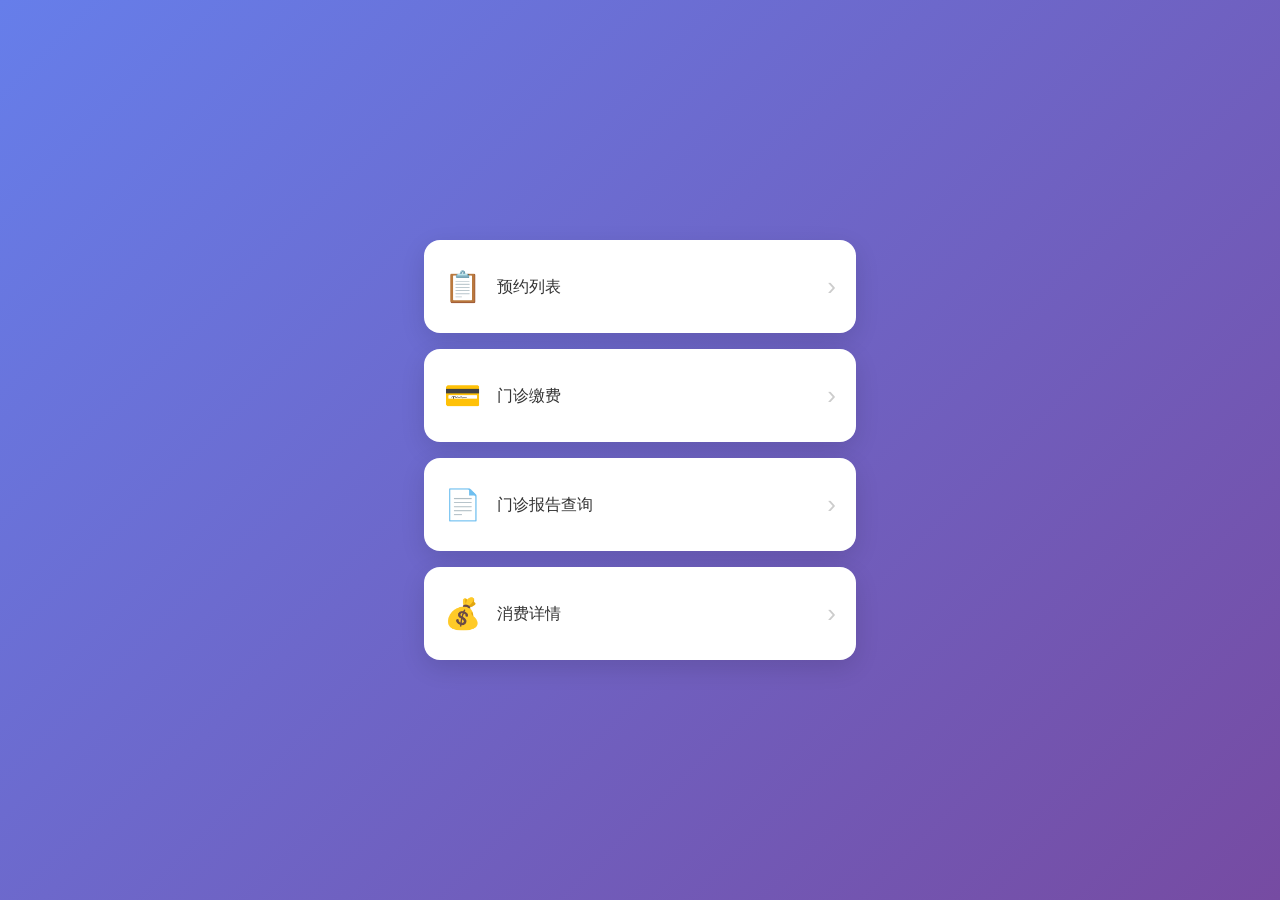
<file: index.html>
<!DOCTYPE html>
<html lang="zh-CN">
<head>
    <meta charset="UTF-8">
    <meta name="viewport" content="width=device-width, initial-scale=1.0, maximum-scale=1.0, user-scalable=no">
    <title>首页</title>
    <link rel="stylesheet" href="style.css">
</head>
<body class="home-page">
    <div class="home-container">
        <div class="button-module">
            <a href="appointment.html" class="btn-primary">
                <span class="btn-icon">📋</span>
                <span class="btn-text">预约列表</span>
                <span class="btn-arrow">›</span>
            </a>
            <a href="payment.html" class="btn-primary">
                <span class="btn-icon">💳</span>
                <span class="btn-text">门诊缴费</span>
                <span class="btn-arrow">›</span>
            </a>
            <a href="report.html" class="btn-primary">
                <span class="btn-icon">📄</span>
                <span class="btn-text">门诊报告查询</span>
                <span class="btn-arrow">›</span>
            </a>
            <a href="consume-detail.html" class="btn-primary">
                <span class="btn-icon">💰</span>
                <span class="btn-text">消费详情</span>
                <span class="btn-arrow">›</span>
            </a>
        </div>
    </div>
</body>
</html>
</file>
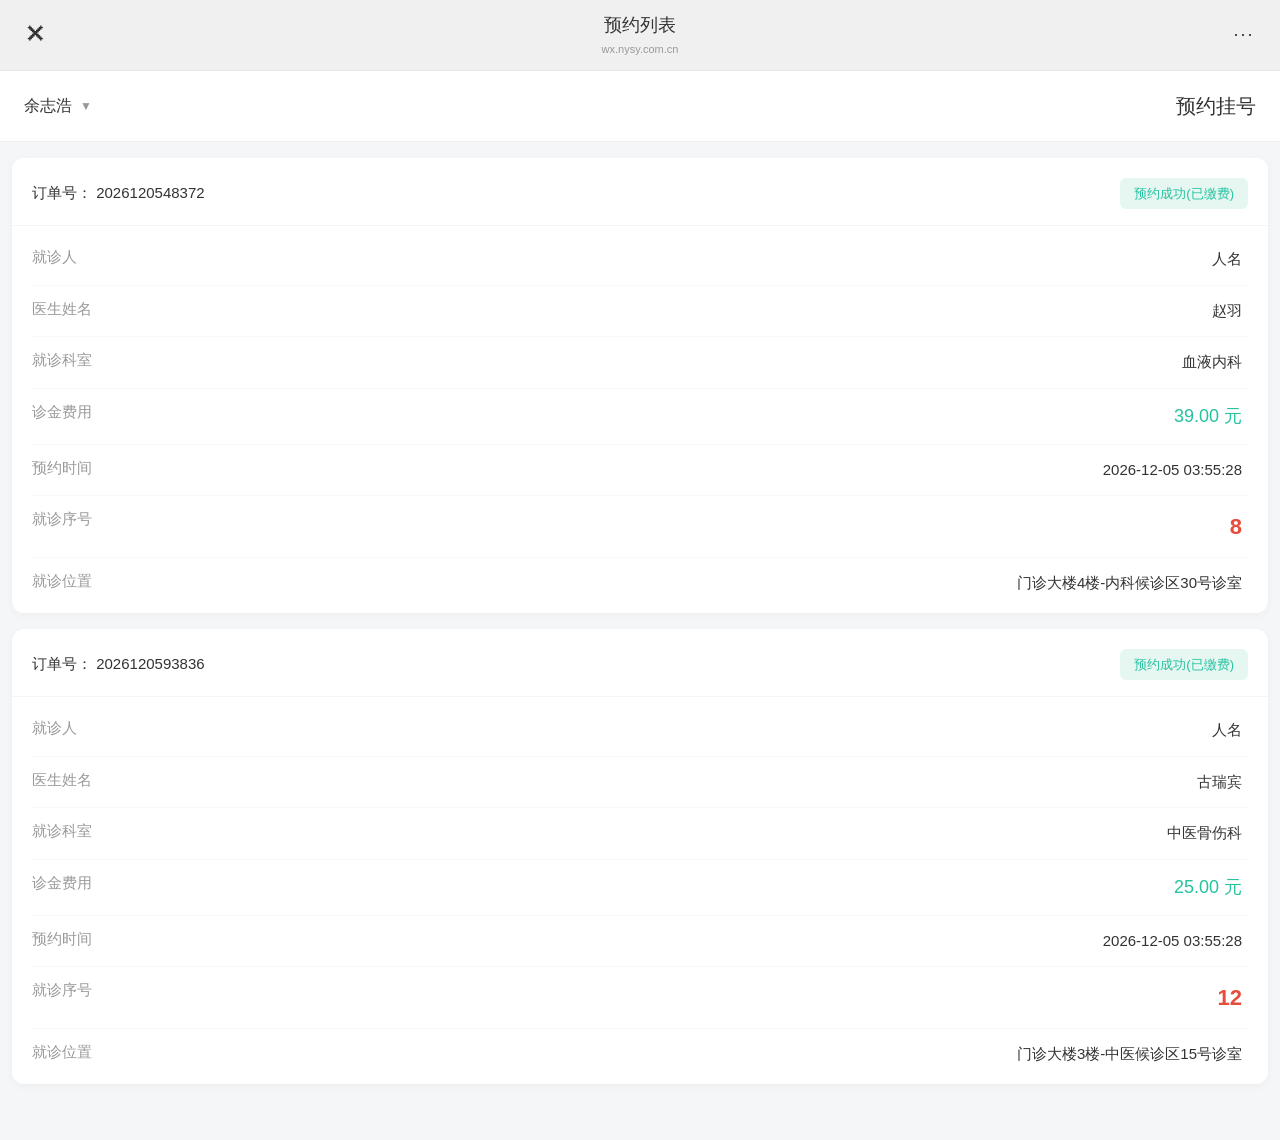
<file: appointment.html>
<!DOCTYPE html>
<html lang="zh-CN">
<head>
    <meta charset="UTF-8">
    <meta name="viewport" content="width=device-width, initial-scale=1.0, maximum-scale=1.0, user-scalable=no">
    <title>预约列表</title>
    <link rel="stylesheet" href="style.css">
</head>
<body class="appointment-page">
    <!-- 顶部导航 -->
    <header class="app-header">
        <a href="index.html" class="header-back">✕</a>
        <div class="header-title">
            <h2>预约列表</h2>
            <span class="header-sub">wx.nysy.com.cn</span>
        </div>
        <div class="header-more">···</div>
    </header>

    <!-- 用户信息栏 -->
    <div class="user-bar">
        <div class="user-name">
            <span id="currentUser" class="editable-text">余志浩</span>
            <span class="arrow-down">▼</span>
        </div>
        <div class="user-type">预约挂号</div>
    </div>

    <!-- 预约列表 -->
    <div class="appointment-list" id="appointmentList">
        <!-- 预约卡片由 JS 动态生成 -->
    </div>

    <script src="app.js"></script>
</body>
</html>
</file>
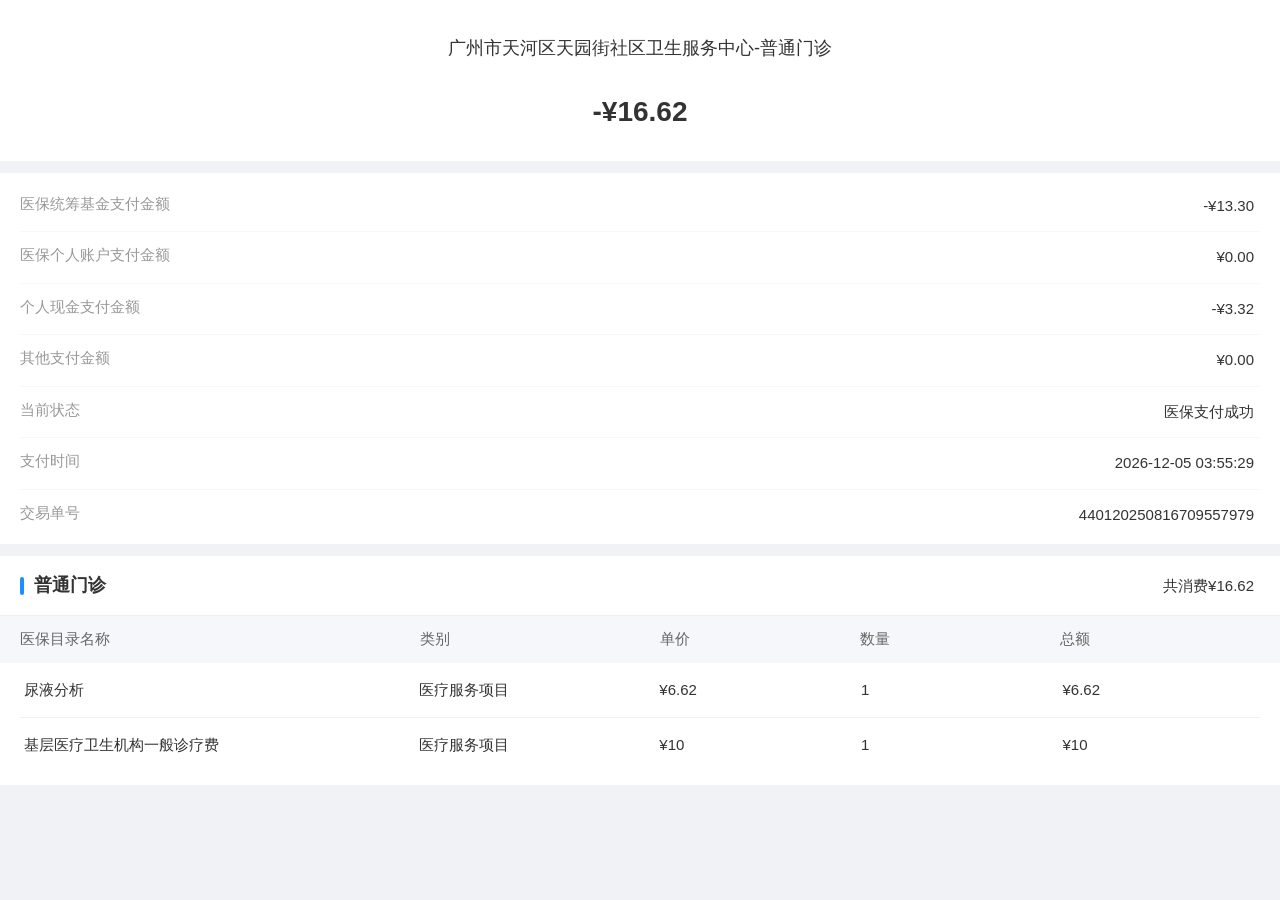
<file: consume-detail.html>
<!DOCTYPE html>
<html lang="zh-CN">
<head>
    <meta charset="UTF-8">
    <meta name="viewport" content="width=device-width, initial-scale=1.0, maximum-scale=1.0, user-scalable=no">
    <title>消费详情</title>
    <link rel="stylesheet" href="style.css">
</head>
<body class="consume-page">
    <!-- 医院名称 -->
    <div class="consume-hospital">
        <div class="hospital-name editable-text" id="hospitalName">广州市天河区天园街社区卫生服务中心-普通门诊</div>
        <div class="consume-amount editable-text" id="consumeAmount">-¥16.62</div>
    </div>

    <!-- 基本信息卡片 -->
    <div class="consume-card">
        <div class="info-list" id="basicInfoList">
            <!-- 基本信息由 JS 动态生成 -->
        </div>
    </div>

    <!-- 普通门诊 -->
    <div class="consume-card">
        <div class="section-header" id="addItemBtn">
            <div class="section-title">
                <span class="title-bar"></span>
                <span>普通门诊</span>
            </div>
            <div class="section-total editable-text" id="sectionTotal">共消费¥16.62</div>
        </div>
        <div class="table-header">
            <span class="col-name">医保目录名称</span>
            <span class="col-category">类别</span>
            <span class="col-price">单价</span>
            <span class="col-qty">数量</span>
            <span class="col-total">总额</span>
        </div>
        <div class="item-list" id="itemList">
            <!-- 细项由 JS 动态生成 -->
        </div>
    </div>

    <script src="consume-detail.js"></script>
</body>
</html>
</file>
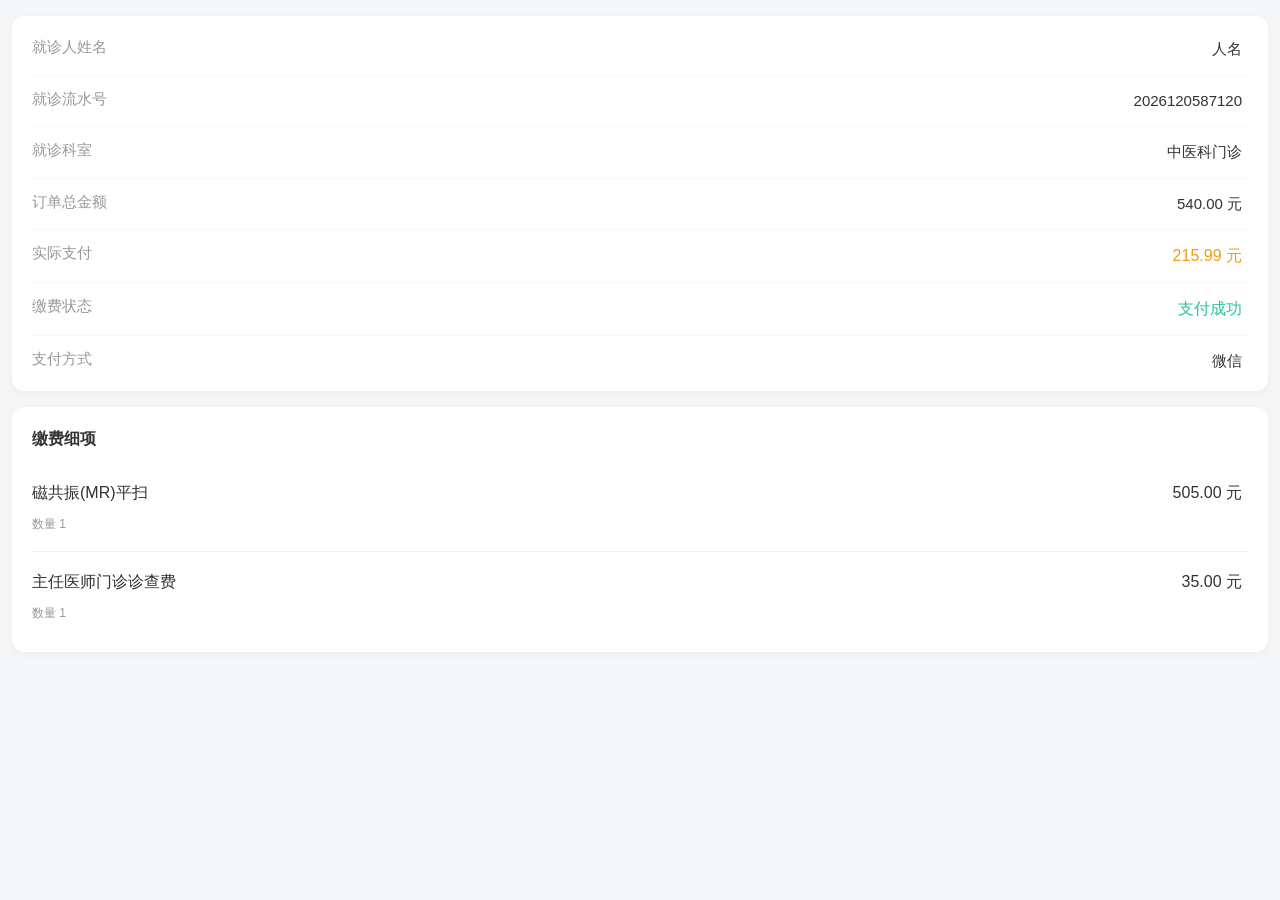
<file: payment-detail.html>
<!DOCTYPE html>
<html lang="zh-CN">
<head>
    <meta charset="UTF-8">
    <meta name="viewport" content="width=device-width, initial-scale=1.0, maximum-scale=1.0, user-scalable=no">
    <title>缴费详情</title>
    <link rel="stylesheet" href="style.css">
</head>
<body class="detail-page">
    <!-- 基本信息卡片 -->
    <div class="detail-card">
        <div class="info-list" id="basicInfoList">
            <!-- 基本信息由 JS 动态生成 -->
        </div>
    </div>

    <!-- 缴费细项 -->
    <div class="detail-card">
        <div class="detail-section-title" id="addItemBtn">缴费细项</div>
        <div class="item-list" id="itemList">
            <!-- 细项由 JS 动态生成 -->
        </div>
    </div>

    <script src="payment-detail.js"></script>
</body>
</html>
</file>
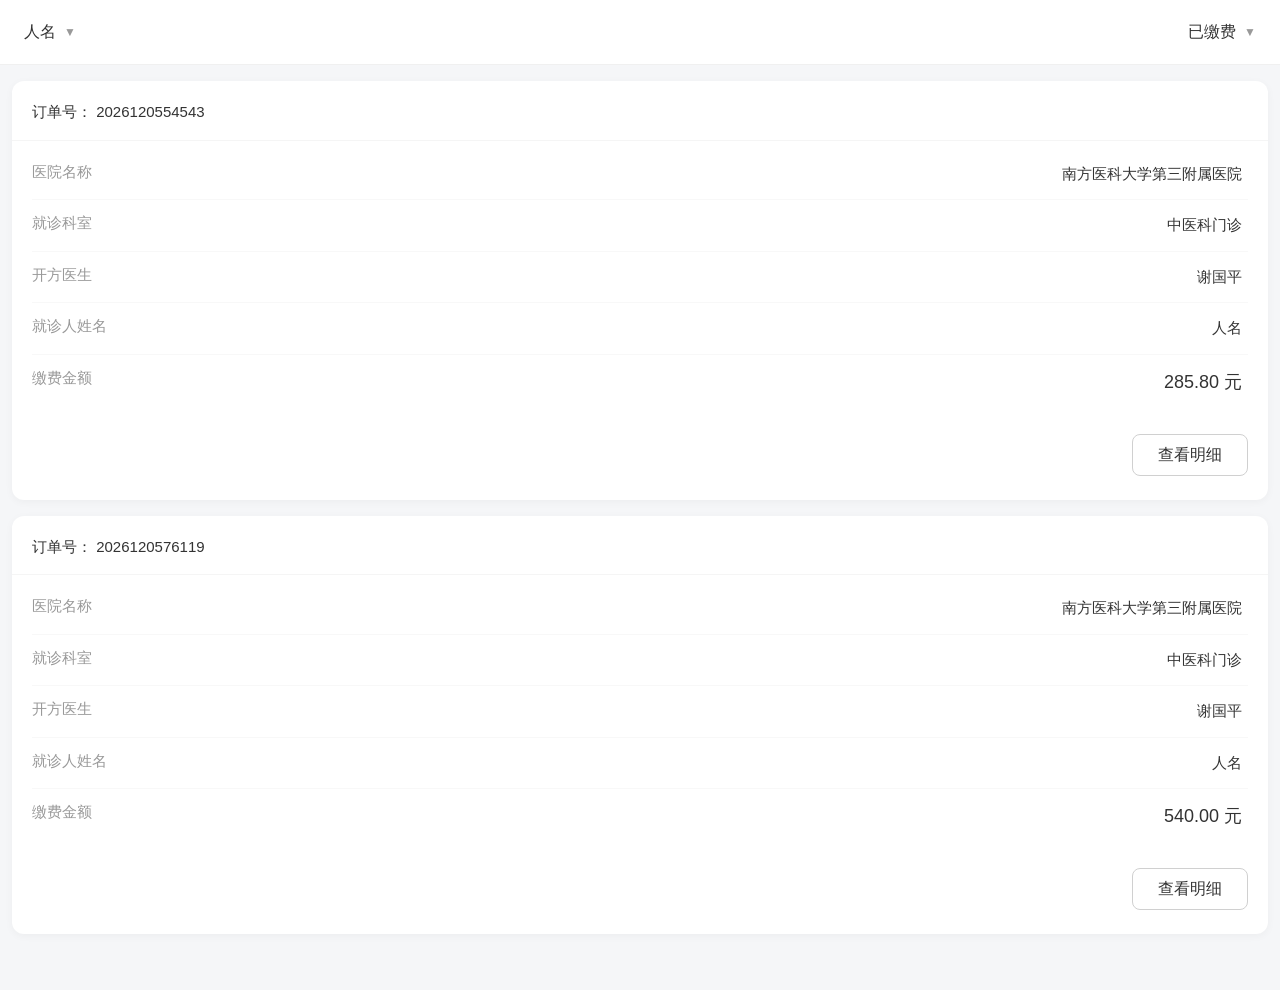
<file: payment.html>
<!DOCTYPE html>
<html lang="zh-CN">
<head>
    <meta charset="UTF-8">
    <meta name="viewport" content="width=device-width, initial-scale=1.0, maximum-scale=1.0, user-scalable=no">
    <title>门诊缴费</title>
    <link rel="stylesheet" href="style.css">
</head>
<body class="payment-page">
    <!-- 用户信息栏 -->
    <div class="user-bar">
        <div class="user-name">
            <span id="currentUser" class="editable-text">人名</span>
            <span class="arrow-down">▼</span>
        </div>
        <div class="user-status">
            <span class="editable-text" id="paymentStatus">已缴费</span>
            <span class="arrow-down">▼</span>
        </div>
    </div>

    <!-- 缴费列表 -->
    <div class="payment-list" id="paymentList">
        <!-- 缴费卡片由 JS 动态生成 -->
    </div>

    <script src="payment.js"></script>
</body>
</html>
</file>
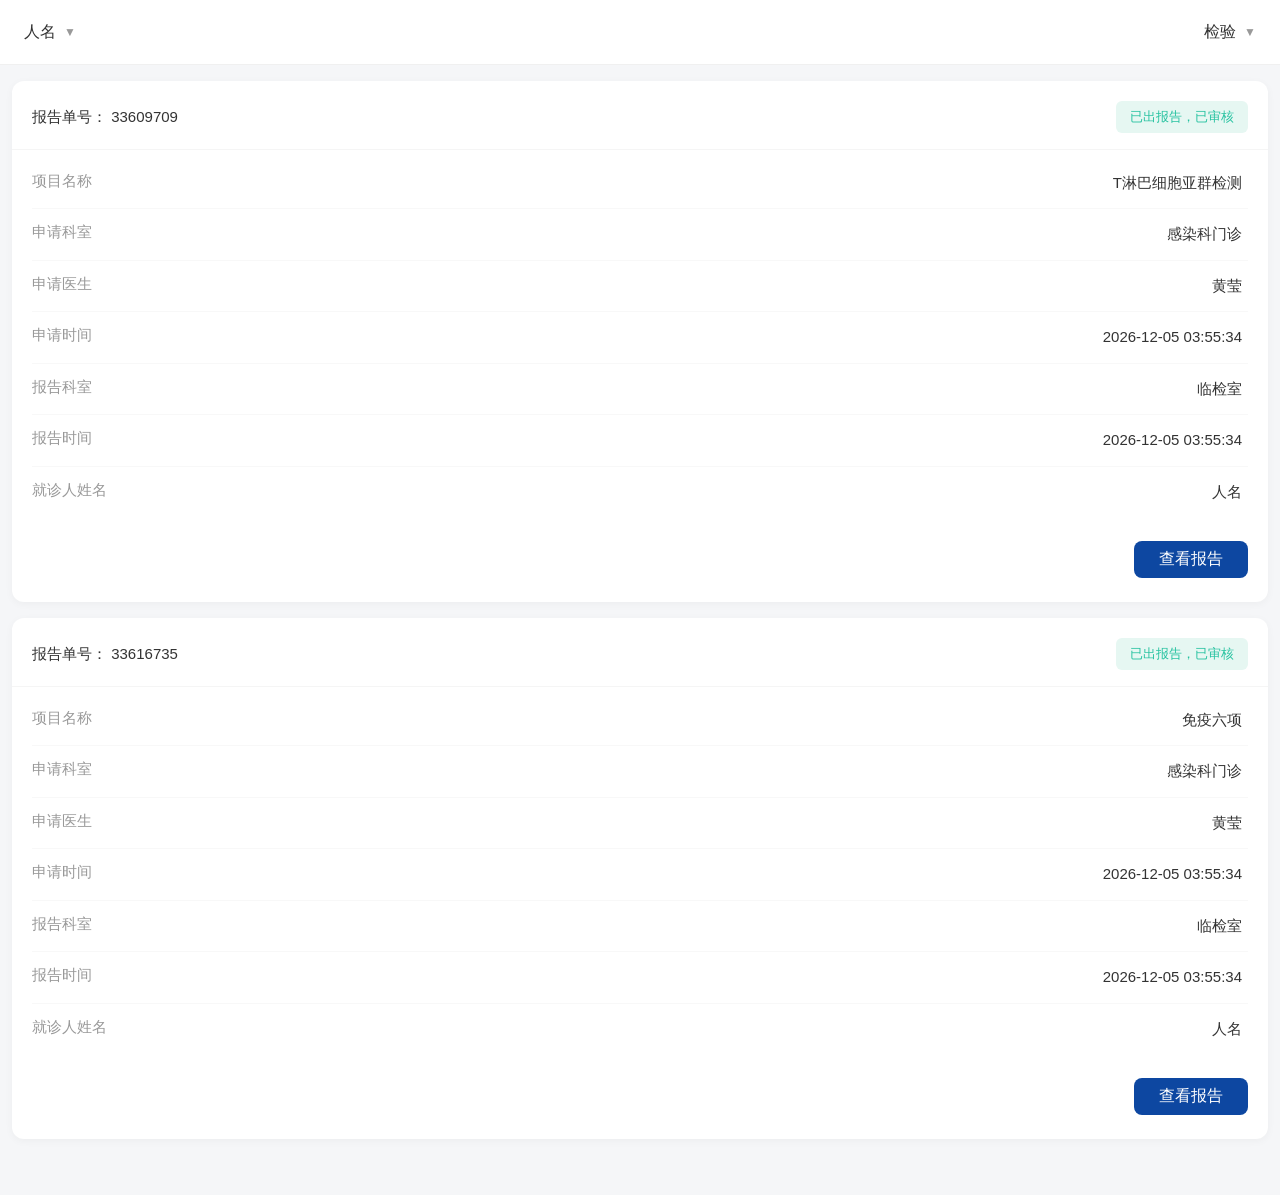
<file: report.html>
<!DOCTYPE html>
<html lang="zh-CN">
<head>
    <meta charset="UTF-8">
    <meta name="viewport" content="width=device-width, initial-scale=1.0, maximum-scale=1.0, user-scalable=no">
    <title>门诊报告查询</title>
    <link rel="stylesheet" href="style.css">
</head>
<body class="report-page">
    <!-- 用户信息栏 -->
    <div class="user-bar">
        <div class="user-name">
            <span id="currentUser" class="editable-text">人名</span>
            <span class="arrow-down">▼</span>
        </div>
        <div class="user-status">
            <span class="editable-text" id="reportType">检验</span>
            <span class="arrow-down">▼</span>
        </div>
    </div>

    <!-- 报告列表 -->
    <div class="report-list" id="reportList">
        <!-- 报告卡片由 JS 动态生成 -->
    </div>

    <script src="report.js"></script>
</body>
</html>
</file>
<file: style.css>
﻿* {
    margin: 0;
    padding: 0;
    box-sizing: border-box;
    -webkit-tap-highlight-color: transparent;
}

body {
    font-family: -apple-system, BlinkMacSystemFont, "PingFang SC", "Helvetica Neue", Helvetica, "Microsoft YaHei", sans-serif;
    background-color: #f5f6f8;
    color: #333;
    font-size: 12px;
    line-height: 1.5;
}

a {
    text-decoration: none;
    color: inherit;
}

/* ========== 首页样式 ========== */
.home-page {
    min-height: 100vh;
    background: linear-gradient(135deg, #667eea 0%, #764ba2 100%);
    display: flex;
    align-items: center;
    justify-content: center;
}

.home-container {
    width: 100%;
    max-width: 480px;
    padding: 40px 24px;
}

.home-header {
    text-align: center;
    margin-bottom: 60px;
    color: #fff;
}

.home-header h1 {
    font-size: 30px;
    font-weight: 600;
    margin-bottom: 12px;
}

.home-header .subtitle {
    font-size: 14px;
    opacity: 0.85;
}

.button-module {
    display: flex;
    flex-direction: column;
    gap: 16px;
}

.btn-primary {
    display: flex;
    align-items: center;
    background: #fff;
    border-radius: 16px;
    padding: 24px 20px;
    box-shadow: 0 8px 24px rgba(0, 0, 0, 0.12);
    transition: transform 0.2s, box-shadow 0.2s;
}

.btn-primary:active {
    transform: scale(0.98);
    box-shadow: 0 4px 12px rgba(0, 0, 0, 0.1);
}

.btn-icon {
    font-size: 30px;
    margin-right: 16px;
}

.btn-text {
    flex: 1;
    font-size: 16px;
    font-weight: 500;
    color: #333;
}

.btn-arrow {
    font-size: 26px;
    color: #ccc;
    font-weight: 300;
}

/* ========== 预约列表页样式 ========== */
.appointment-page {
    padding-bottom: 40px;
}

.app-header {
    position: sticky;
    top: 0;
    z-index: 100;
    display: flex;
    align-items: center;
    justify-content: space-between;
    padding: 12px 16px;
    background: #f0f0f0;
    border-bottom: 1px solid #e5e5e5;
}

.header-back {
    font-size: 22px;
    color: #333;
    width: 40px;
    height: 40px;
    display: flex;
    align-items: center;
    justify-content: center;
}

.header-title {
    text-align: center;
    flex: 1;
}

.header-title h2 {
    font-size: 18px;
    font-weight: 500;
    color: #333;
}

.header-sub {
    display: block;
    font-size: 11px;
    color: #999;
    margin-top: 2px;
}

.header-more {
    font-size: 18px;
    color: #333;
    width: 40px;
    height: 40px;
    display: flex;
    align-items: center;
    justify-content: center;
    letter-spacing: 2px;
}

/* 用户信息栏 */
.user-bar {
    display: flex;
    align-items: center;
    justify-content: space-between;
    padding: 20px 24px;
    background: #fff;
    border-bottom: 1px solid #f0f0f0;
}

.user-name {
    font-size: 16px;
    font-weight: 500;
    color: #333;
    display: flex;
    align-items: center;
    gap: 8px;
}

.arrow-down {
    font-size: 12px;
    color: #999;
}

.user-type {
    font-size: 20px;
    color: #333;
}

.user-status {
    font-size: 16px;
    color: #333;
    display: flex;
    align-items: center;
    gap: 8px;
}

/* 预约列表 */
.appointment-list {
    padding: 16px 12px;
    display: flex;
    flex-direction: column;
    gap: 16px;
}

.appointment-card {
    background: #fff;
    border-radius: 12px;
    overflow: hidden;
    box-shadow: 0 2px 8px rgba(0, 0, 0, 0.04);
}

.card-header {
    display: flex;
    align-items: center;
    justify-content: space-between;
    padding: 20px 20px 16px;
    border-bottom: 1px solid #f5f5f5;
}

.order-no {
    font-size: 15px;
    color: #333;
}

.order-no .label {
    color: #333;
}

.order-no .value {
    color: #333;
    font-weight: 500;
}

.status-tag {
    background: #e6f7f2;
    color: #26c2a0;
    font-size: 13px;
    padding: 6px 14px;
    border-radius: 6px;
    font-weight: 500;
}

/* 信息行 */
.info-list {
    padding: 8px 20px 4px;
}

.info-row {
    display: flex;
    align-items: flex-start;
    padding: 12px 0;
    border-bottom: 1px solid #f8f8f8;
}

.info-row:last-child {
    border-bottom: none;
}

.info-label {
    flex-shrink: 0;
    font-size: 15px;
    color: #999;
    line-height: 1.5;
}

.info-value {
    flex: 1;
    font-size: 15px;
    color: #333;
    text-align: right;
    line-height: 1.5;
    word-break: break-all;
    cursor: pointer;
    padding: 2px 6px;
    border-radius: 4px;
    min-height: 24px;
}


.info-value.price {
    color: #26c2a0;
    font-size: 18px;
    font-weight: 500;
}

.info-value.seq-no {
    color: #e74c3c;
    font-size: 22px;
    font-weight: bold;
}

.info-value.location {
    text-align: left;
    padding-left: 8px;
}

/* 编辑输入框 */
.info-value input {
    width: 100%;
    font-size: 15px;
    color: #333;
    border: 1px solid #26c2a0;
    border-radius: 4px;
    padding: 4px 8px;
    outline: none;
    text-align: right;
    background: #fff;
    font-family: inherit;
}

.info-value.price input {
    font-size: 20px;
    color: #26c2a0;
    font-weight: 500;
}

.info-value.seq-no input {
    font-size: 22px;
    color: #e74c3c;
    font-weight: bold;
}

.info-value.location input {
    text-align: left;
}

/* ========== 门诊缴费页样式 ========== */
.payment-page {
    padding-bottom: 40px;
}

.payment-list {
    padding: 16px 12px;
    display: flex;
    flex-direction: column;
    gap: 16px;
}

.payment-card {
    background: #fff;
    border-radius: 12px;
    overflow: hidden;
    box-shadow: 0 2px 8px rgba(0, 0, 0, 0.04);
}

.info-value.amount {
    font-size: 18px;
    font-weight: 500;
    color: #333;
}

.info-value.align-left {
    text-align: left;
    padding-left: 0;
    margin-left: 8px;
}

.info-value.amount input {
    font-size: 20px;
    font-weight: 500;
    color: #333;
}

.info-value.align-left input {
    text-align: left;
}

.card-footer-right {
    justify-content: flex-end;
    padding-top: 8px;
}

/* ========== 门诊报告查询页样式 ========== */
.report-page {
    padding-bottom: 40px;
}

.report-list {
    padding: 16px 12px;
    display: flex;
    flex-direction: column;
    gap: 16px;
}

.report-card {
    background: #fff;
    border-radius: 12px;
    overflow: hidden;
    box-shadow: 0 2px 8px rgba(0, 0, 0, 0.04);
}

.report-status {
    background: #e6f7f2;
    color: #26c2a0;
    font-size: 13px;
    padding: 6px 14px;
    border-radius: 6px;
    font-weight: 500;
}

/* ========== 缴费详情页样式 ========== */
.detail-page {
    padding: 16px 12px 40px;
}

.detail-card {
    background: #fff;
    border-radius: 12px;
    overflow: hidden;
    margin-bottom: 16px;
    box-shadow: 0 2px 8px rgba(0, 0, 0, 0.04);
}

.detail-section-title {
    font-size: 16px;
    font-weight: bold;
    color: #333;
    padding: 20px 20px 12px;
}

/* ========== 消费详情页样式 ========== */
.consume-page {
    padding-bottom: 40px;
    background-color: #f0f2f5;
}

.consume-hospital {
    background: #fff;
    text-align: center;
    padding: 30px 20px 24px;
    margin-bottom: 12px;
}

.hospital-name {
    font-size: 18px;
    color: #333;
    line-height: 1.6;
    margin-bottom: 20px;
    cursor: pointer;
    padding: 4px 8px;
    border-radius: 4px;
    transition: background-color 0.2s;
}

.hospital-name:hover {
    background-color: #f5f5f5;
}

.consume-amount {
    font-size: 28px;
    font-weight: bold;
    color: #333;
    cursor: pointer;
    padding: 4px 8px;
    border-radius: 4px;
    transition: background-color 0.2s;
    display: inline-block;
}

.consume-amount:hover {
    background-color: #f5f5f5;
}

.consume-card {
    background: #fff;
    margin-bottom: 12px;
}

.section-header {
    display: flex;
    align-items: center;
    justify-content: space-between;
    padding: 16px 20px;
    border-bottom: 1px solid #f0f0f0;
}

.section-title {
    display: flex;
    align-items: center;
    font-size: 18px;
    font-weight: bold;
    color: #333;
}

.title-bar {
    width: 4px;
    height: 18px;
    background: #1890ff;
    margin-right: 10px;
    border-radius: 2px;
}

.section-total {
    font-size: 15px;
    color: #333;
    cursor: pointer;
    padding: 2px 6px;
    border-radius: 4px;
    transition: background-color 0.2s;
}

.section-total:hover {
    background-color: #f5f5f5;
}

.table-header {
    display: flex;
    align-items: center;
    padding: 12px 20px;
    background: #f5f7fa;
    font-size: 15px;
    color: #666;
}

.table-header span {
    flex: 1;
}

.table-header .col-name {
    flex: 2;
    text-align: left;
}

.table-header .col-category {
    flex: 1.2;
}

/* 消费细项列表 */
.consume-item-row {
    position: relative;
    overflow: hidden;
    border-bottom: 1px solid #f0f0f0;
}

.consume-item-row:last-child {
    border-bottom: none;
}

.consume-item-inner {
    display: flex;
    align-items: stretch;
    transform: translateX(0);
    transition: transform 0.3s;
    position: relative;
}

.consume-item-content {
    flex: 1;
    display: flex;
    align-items: center;
    padding: 14px 0px;
    font-size: 15px;
    color: #333;
    min-width: 0;
}

.consume-item-content span {
    flex: 1;
    cursor: pointer;
    padding: 2px 4px;
    border-radius: 4px;
    transition: background-color 0.2s;
    word-break: break-all;
}

.consume-item-content span:hover {
    background-color: #f5f5f5;
}

.consume-item-content .col-name {
    flex: 2;
    text-align: left;
}

.consume-item-content .col-category {
    flex: 1.2;
}

.info-value.actual-pay {
    color: #f39c12;
    font-size: 16px;
    font-weight: 500;
}

.info-value.pay-status {
    color: #26c2a0;
    font-size: 16px;
    font-weight: 500;
}

.info-value.actual-pay input,
.info-value.pay-status input {
    font-size: 16px;
    font-weight: 500;
}

.info-value.actual-pay input {
    color: #f39c12;
}

.info-value.pay-status input {
    color: #26c2a0;
}

/* 缴费细项列表 */
.item-list {
    padding: 0 20px 12px;
    cursor: pointer;
}

.item-row {
    position: relative;
    overflow: hidden;
    border-bottom: 1px solid #f0f0f0;
}

.item-row-inner {
    display: flex;
    align-items: stretch;
    transform: translateX(0);
    transition: transform 0.3s;
    position: relative;
}

.item-row:last-child {
    border-bottom: none;
}

.item-content {
    flex: 1;
    padding: 16px 0;
    min-width: 0;
}

.item-main {
    display: flex;
    justify-content: space-between;
    align-items: center;
    margin-bottom: 6px;
}

.item-name {
    font-size: 16px;
    color: #333;
    font-weight: 500;
    cursor: pointer;
    padding: 2px px;
    border-radius: 4px;
    transition: background-color 0.2s;
}

.item-name:hover {
    background-color: #f5f5f5;
}

.item-price {
    font-size: 16px;
    color: #333;
    font-weight: 500;
    cursor: pointer;
    padding: 2px 6px;
    border-radius: 4px;
    transition: background-color 0.2s;
    flex-shrink: 0;
    margin-left: 12px;
}

.item-price:hover {
    background-color: #f5f5f5;
}

.item-sub {
    font-size: 12px;
    color: #999;
}

.item-quantity {
    cursor: pointer;
    padding: 2px 0px;
    border-radius: 4px;
    transition: background-color 0.2s;
    display: inline-block;
}

.item-quantity:hover {
    background-color: #f5f5f5;
}

.item-delete-btn {
    position: absolute;
    right: -80px;
    top: 0;
    bottom: 0;
    width: 80px;
    background: #e74c3c;
    color: #fff;
    display: flex;
    align-items: center;
    justify-content: center;
    font-size: 14px;
    cursor: pointer;
}

.item-row-inner.swiped {
    transform: translateX(-80px);
}

/* 底部按钮 */
.card-footer {
    display: flex;
    gap: 16px;
    padding: 20px 20px 24px;
    justify-content: flex-end;
}

.btn {
    padding: 8px 25px;
    border-radius: 8px;
    font-size: 16px;
    border: none;
    cursor: pointer;
    font-weight: 500;
    transition: opacity 0.2s;
}

.btn:active {
    opacity: 0.8;
}

.btn-outline {
    background: #fff;
    color: #333;
    border: 1px solid #d0d0d0;
}

.btn-solid {
    background: #0d47a1;
    color: #fff;
}

/* 响应式 - 移动端适配 */
@media (max-width: 480px) {
    .home-header h1 {
        font-size: 26px;
    }

    .info-label {
        font-size: 14px;
    }

    .info-value {
        font-size: 14px;
    }

    .info-value.price {
        font-size: 16px;
    }

    .info-value.seq-no {
        font-size: 16px;
    }

    .user-name,
    .user-type {
        font-size: 16px;
    }
}
</file>
